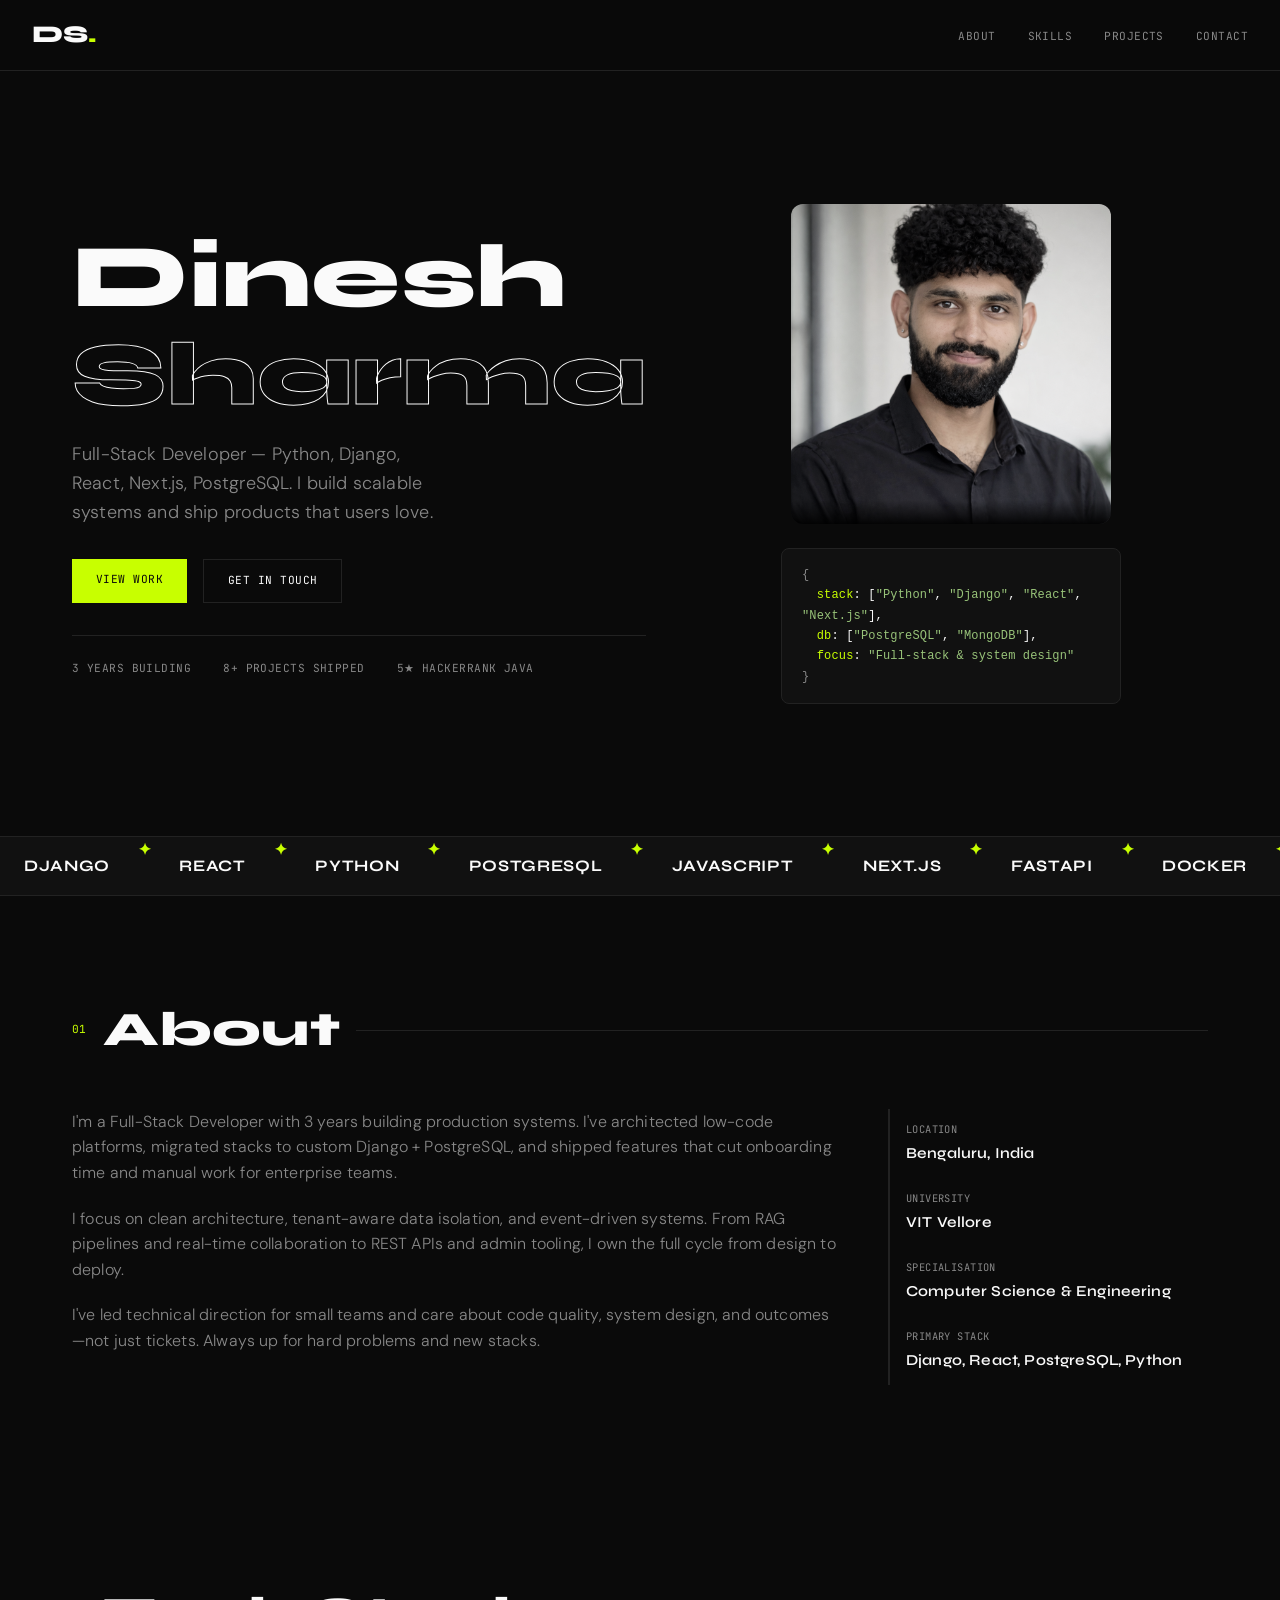
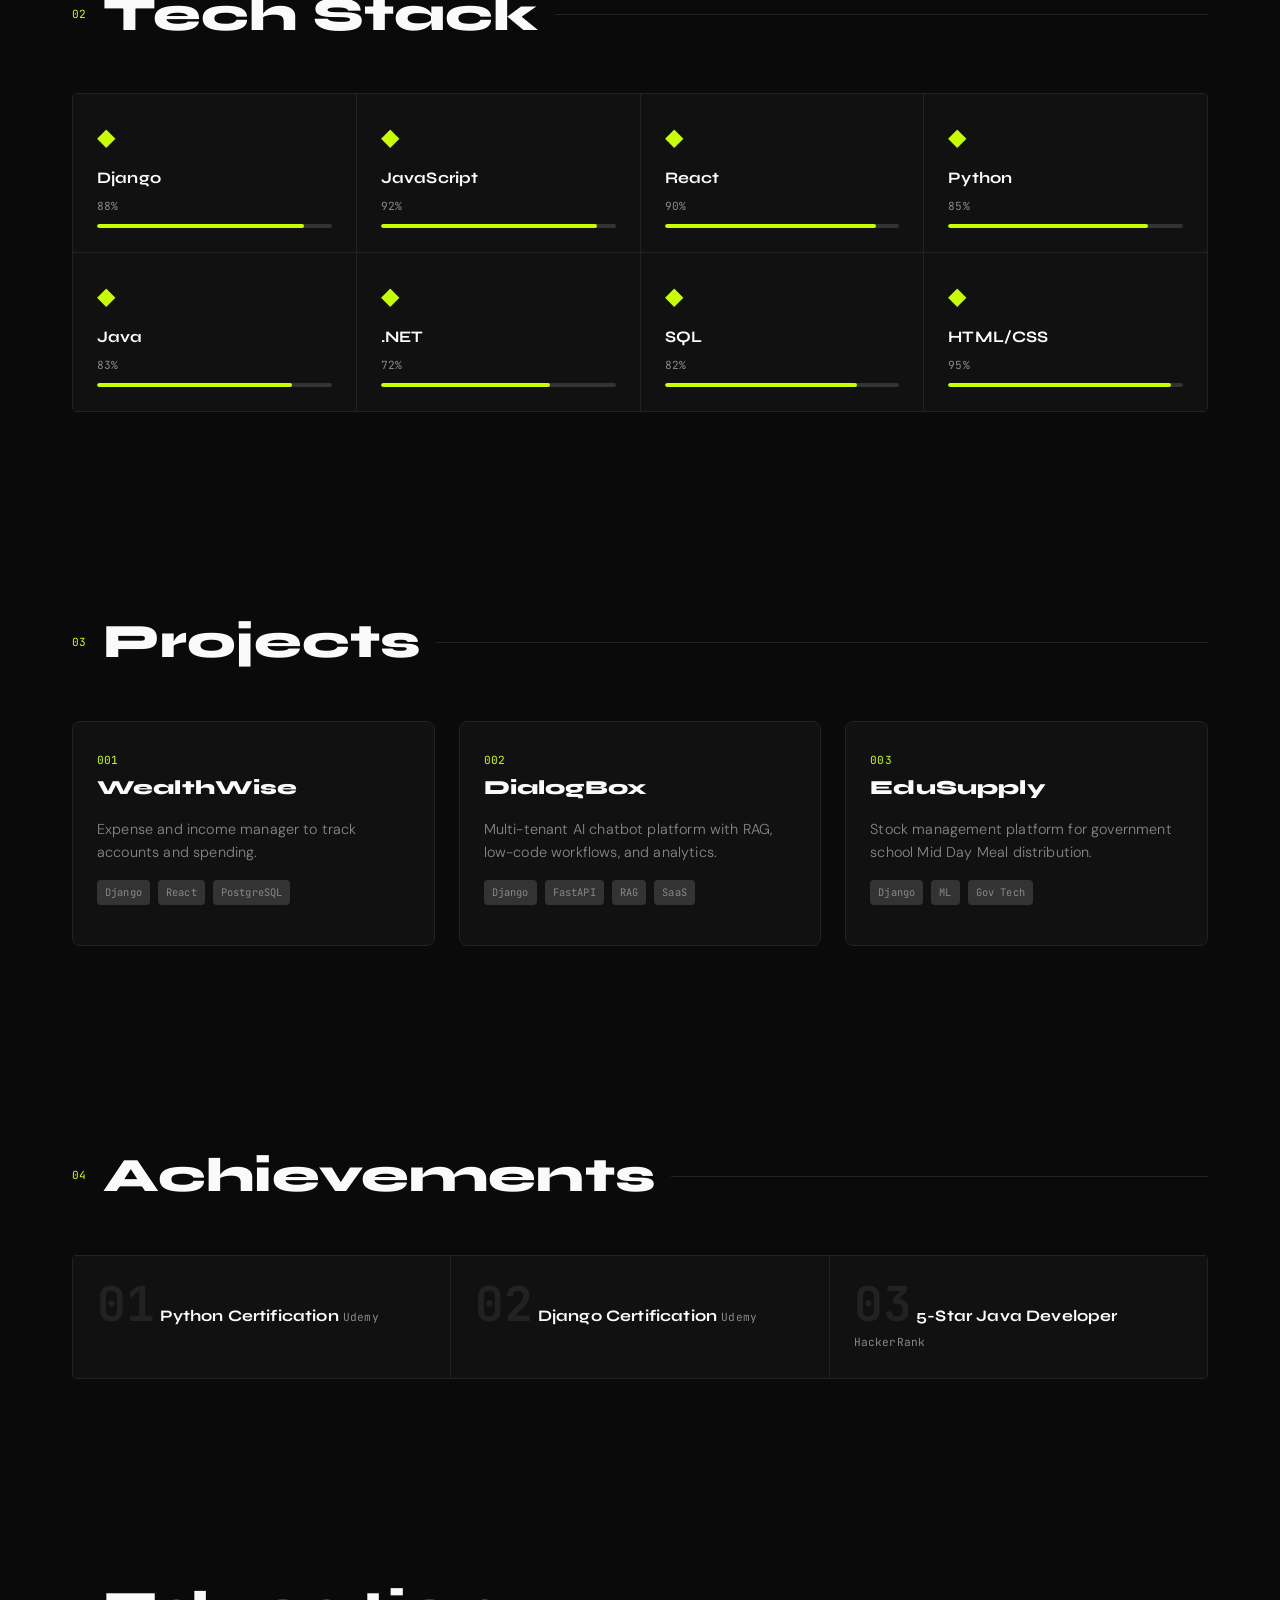
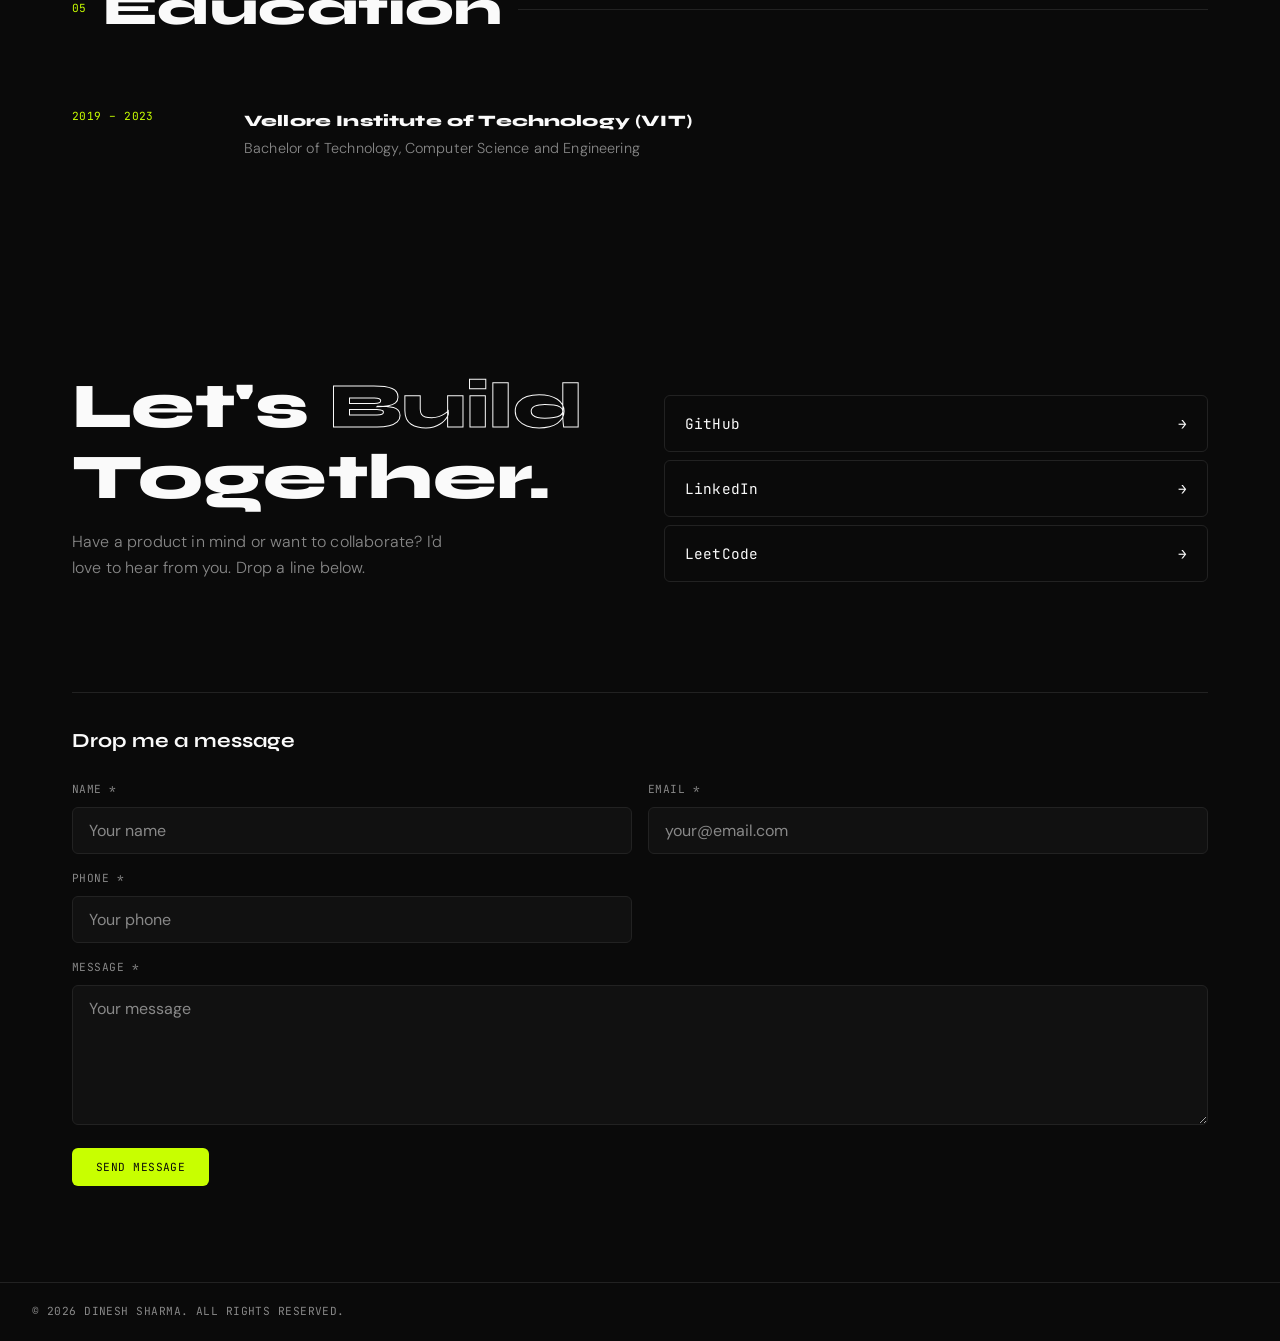
<file: index.html>
<!DOCTYPE html>
<html lang="en">
<head>
  <meta charset="UTF-8" />
  <meta name="viewport" content="width=device-width, initial-scale=1.0" />
  <title>Dinesh Sharma — Full-Stack Developer</title>
  <link rel="icon" href="favicon.svg" type="image/svg+xml" />
  <link rel="preconnect" href="https://fonts.googleapis.com" />
  <link rel="preconnect" href="https://fonts.gstatic.com" crossorigin />
  <link href="https://fonts.googleapis.com/css2?family=DM+Sans:ital,opsz,wght@0,9..40,300;0,9..40,400;0,9..40,500;0,9..40,600;1,9..40,400&family=JetBrains+Mono:wght@400;500;600&family=Syne:wght@400;600;700;800&display=swap" rel="stylesheet" />
  <style>
    /* ========== DESIGN TOKENS ========== */
    :root {
      --ink: #0a0a0a;
      --white: #fafafa;
      --accent: #c8ff00;
      --muted: #888;
      --border: #222;
      --card-bg: #111;
      --mid: #333;
      --font-display: 'Syne', sans-serif;
      --font-mono: 'JetBrains Mono', monospace;
      --font-body: 'DM Sans', sans-serif;
      --hero-size: clamp(3.5rem, 7vw, 6.5rem);
      --section-title: clamp(2rem, 4vw, 3rem);
      --body-size: 1rem;
      --label-size: 0.7rem;
      --letter-spacing-nav: 0.04em;
      --section-padding: clamp(3rem, 8vw, 6rem);
      --card-padding: 1.5rem;
      --grid-gap: 1px;
      --duration: 0.6s;
      --ease: cubic-bezier(0.4, 0, 0.2, 1);
      --ease-out: cubic-bezier(0.16, 1, 0.3, 1);
    }

    /* ========== RESET & BASE ========== */
    *, *::before, *::after { box-sizing: border-box; }
    html { scroll-behavior: smooth; }
    body {
      margin: 0;
      background: var(--ink);
      color: var(--white);
      font-family: var(--font-body);
      font-size: var(--body-size);
      font-weight: 400;
      font-stretch: normal;
      line-height: 1.6;
      letter-spacing: 0.01em;
      -webkit-font-smoothing: antialiased;
    }
    a { color: inherit; text-decoration: none; }
    img { max-width: 100%; height: auto; display: block; }
    ul { list-style: none; margin: 0; padding: 0; }

    /* ========== NAVIGATION ========== */
    .nav {
      position: sticky;
      top: 0;
      z-index: 100;
      display: flex;
      flex-wrap: wrap;
      align-items: center;
      justify-content: space-between;
      padding: 1rem 2rem;
      background: rgba(10, 10, 10, 0.85);
      backdrop-filter: blur(12px);
      -webkit-backdrop-filter: blur(12px);
      border-bottom: 1px solid var(--border);
    }
    .nav-logo {
      font-family: var(--font-display);
      font-weight: 800;
      font-size: 1.5rem;
      color: var(--white);
    }
    .nav-logo .accent { color: var(--accent); }
    .nav-links {
      display: flex;
      align-items: center;
      gap: 2rem;
    }
    .nav-links a {
      font-family: var(--font-mono);
      font-size: var(--label-size);
      letter-spacing: var(--letter-spacing-nav);
      text-transform: uppercase;
      color: var(--muted);
      transition: color var(--duration) var(--ease);
    }
    .nav-links a:hover { color: var(--accent); }
    .nav-cta {
      font-family: var(--font-mono);
      font-size: var(--label-size);
      letter-spacing: var(--letter-spacing-nav);
      text-transform: uppercase;
      padding: 0.5rem 1rem;
      background: var(--accent);
      color: var(--ink);
      border: none;
      cursor: pointer;
      transition: opacity var(--duration) var(--ease), transform var(--duration) var(--ease);
    }
    .nav-cta:hover { opacity: 0.9; transform: translateY(-1px); }
    .nav-toggle {
      display: none;
      background: none;
      border: 1px solid var(--border);
      color: var(--white);
      padding: 0.5rem;
      cursor: pointer;
      font-family: var(--font-mono);
    }

    /* ========== HERO ========== */
    .hero {
      display: grid;
      grid-template-columns: 1fr 1fr;
      gap: 3rem;
      align-items: center;
      max-width: 1200px;
      margin: 0 auto;
      padding: var(--section-padding) 2rem;
      min-height: 85vh;
    }
    .hero-left { }
    .hero-status {
      display: flex;
      align-items: center;
      gap: 0.75rem;
      font-family: var(--font-mono);
      font-size: var(--label-size);
      letter-spacing: var(--letter-spacing-nav);
      text-transform: uppercase;
      color: var(--muted);
      margin-bottom: 1.5rem;
    }
    .hero-status::before {
      content: '';
      width: 24px;
      height: 2px;
      background: var(--accent);
    }
    .hero-name {
      font-family: var(--font-display);
      font-weight: 800;
      font-size: var(--hero-size);
      line-height: 1.05;
      margin: 0 0 0.25rem 0;
      color: var(--white);
    }
    .hero-name-outline {
      font-family: var(--font-display);
      font-weight: 800;
      font-size: var(--hero-size);
      line-height: 1.05;
      margin: 0 0 1rem 0;
      color: transparent;
      -webkit-text-stroke: 1px var(--white);
    }
    .hero-bio {
      font-family: var(--font-body);
      font-weight: 300;
      font-size: 1.125rem;
      color: var(--muted);
      max-width: 32ch;
      margin-bottom: 2rem;
    }
    .hero-ctas {
      display: flex;
      gap: 1rem;
      margin-bottom: 2rem;
    }
    .btn-primary {
      font-family: var(--font-mono);
      font-size: var(--label-size);
      letter-spacing: var(--letter-spacing-nav);
      text-transform: uppercase;
      padding: 0.75rem 1.5rem;
      background: var(--accent);
      color: var(--ink);
      border: none;
      cursor: pointer;
      transition: opacity var(--duration) var(--ease), transform var(--duration) var(--ease);
    }
    .btn-primary:hover { opacity: 0.9; transform: translateY(-2px); }
    .btn-ghost {
      font-family: var(--font-mono);
      font-size: var(--label-size);
      letter-spacing: var(--letter-spacing-nav);
      text-transform: uppercase;
      padding: 0.75rem 1.5rem;
      background: transparent;
      color: var(--white);
      border: 1px solid var(--border);
      cursor: pointer;
      transition: border-color var(--duration) var(--ease), color var(--duration) var(--ease);
    }
    .btn-ghost:hover { border-color: var(--accent); color: var(--accent); }
    .hero-stats {
      display: flex;
      gap: 2rem;
      padding-top: 1.5rem;
      border-top: 1px solid var(--border);
      font-family: var(--font-mono);
      font-size: var(--label-size);
      letter-spacing: var(--letter-spacing-nav);
      text-transform: uppercase;
      color: var(--muted);
    }
    .hero-right {
      display: flex;
      flex-direction: column;
      align-items: center;
      gap: 1.5rem;
    }
    .hero-image-wrap {
      position: relative;
      border-radius: 12px;
      overflow: hidden;
    }
    .hero-image-wrap img {
      width: 100%;
      max-width: 320px;
      aspect-ratio: 1;
      object-fit: cover;
      filter: grayscale(0.4);
    }
    .hero-image-footer {
      position: absolute;
      bottom: 0;
      left: 0;
      right: 0;
      padding: 0.75rem 1rem;
      background: linear-gradient(transparent, rgba(0,0,0,0.9));
      display: flex;
      align-items: center;
      gap: 0.5rem;
      font-family: var(--font-mono);
      font-size: 0.65rem;
      letter-spacing: var(--letter-spacing-nav);
      text-transform: uppercase;
      color: var(--muted);
    }
    .pulse-dot {
      width: 6px;
      height: 6px;
      border-radius: 50%;
      background: var(--accent);
      animation: pulse 2s ease-in-out infinite;
    }
    @keyframes pulse {
      0%, 100% { opacity: 1; }
      50% { opacity: 0.4; }
    }
    .terminal-card {
      width: 100%;
      max-width: 340px;
      background: var(--card-bg);
      border: 1px solid var(--border);
      border-radius: 8px;
      padding: 1rem 1.25rem;
      font-family: var(--font-mono);
      font-size: 0.75rem;
      line-height: 1.7;
      overflow-x: auto;
    }
    .terminal-card pre {
      margin: 0;
      white-space: pre-wrap;
      word-break: break-word;
    }
    .terminal-card .key { color: var(--accent); }
    .terminal-card .string { color: #98c379; }
    .terminal-card .bracket { color: var(--muted); }

    /* ========== MARQUEE ========== */
    .marquee-wrap {
      background: var(--card-bg);
      border-top: 1px solid var(--border);
      border-bottom: 1px solid var(--border);
      overflow: hidden;
    }
    .marquee {
      display: flex;
      width: max-content;
      animation: marquee 40s linear infinite;
    }
    .marquee span {
      font-family: var(--font-display);
      font-weight: 700;
      font-size: clamp(0.85rem, 1.5vw, 1rem);
      text-transform: uppercase;
      letter-spacing: var(--letter-spacing-nav);
      color: var(--white);
      padding: 1rem 1.5rem;
      white-space: nowrap;
    }
    .marquee .sep { color: var(--accent); padding: 0 0.25rem; }
    @keyframes marquee {
      0% { transform: translateX(0); }
      100% { transform: translateX(-50%); }
    }

    /* ========== SECTION COMMON ========== */
    .section {
      max-width: 1200px;
      margin: 0 auto;
      padding: var(--section-padding) 2rem;
    }
    .section-header {
      display: flex;
      align-items: center;
      gap: 1rem;
      margin-bottom: 2.5rem;
    }
    .section-num {
      font-family: var(--font-mono);
      font-size: var(--label-size);
      letter-spacing: var(--letter-spacing-nav);
      color: var(--accent);
    }
    .section-title {
      font-family: var(--font-display);
      font-weight: 800;
      font-size: var(--section-title);
      margin: 0;
    }
    .section-header hr {
      flex: 1;
      border: none;
      border-top: 1px solid var(--border);
      margin: 0;
    }

    /* ========== ABOUT ========== */
    .about-grid {
      display: grid;
      grid-template-columns: 1fr 320px;
      gap: 3rem;
      align-items: start;
    }
    .about-bio p {
      font-family: var(--font-body);
      font-weight: 300;
      color: var(--muted);
      margin: 0 0 1.25rem 0;
    }
    .about-sidebar {
      display: flex;
      flex-direction: column;
      gap: 0;
    }
    .about-row {
      padding: 0.75rem 1rem;
      border-left: 2px solid var(--border);
      transition: border-color var(--duration) var(--ease);
    }
    .about-row:hover { border-left-color: var(--accent); }
    .about-row .label {
      font-family: var(--font-mono);
      font-size: 0.65rem;
      letter-spacing: var(--letter-spacing-nav);
      text-transform: uppercase;
      color: var(--muted);
      margin-bottom: 0.25rem;
    }
    .about-row .value {
      font-family: var(--font-display);
      font-weight: 600;
      font-size: 0.95rem;
    }
    .about-row .value.accent { color: var(--accent); }

    /* ========== SKILLS (TECH STACK) ========== */
    .skills-grid {
      display: grid;
      grid-template-columns: repeat(4, 1fr);
      gap: var(--grid-gap);
      background: var(--border);
      border: 1px solid var(--border);
      border-radius: 4px;
    }
    .skill-cell {
      background: var(--card-bg);
      padding: var(--card-padding);
      display: flex;
      flex-direction: column;
      gap: 0.5rem;
    }
    .skill-cell .icon { font-size: 1.5rem; color: var(--accent); }
    .skill-cell .name { font-family: var(--font-display); font-weight: 700; font-size: 1rem; }
    .skill-cell .level {
      font-family: var(--font-mono);
      font-size: 0.7rem;
      color: var(--muted);
    }
    .skill-bar-wrap {
      height: 4px;
      background: var(--mid);
      border-radius: 2px;
      overflow: hidden;
    }
    .skill-bar {
      height: 100%;
      width: 0;
      background: var(--accent);
      border-radius: 2px;
      transition: width 1s var(--ease-out);
    }
    .skill-cell.visible .skill-bar { width: var(--skill-width, 0); }

    /* ========== PROJECTS ========== */
    .projects-grid {
      display: grid;
      grid-template-columns: repeat(3, 1fr);
      gap: 1.5rem;
    }
    .project-card {
      background: var(--card-bg);
      border: 1px solid var(--border);
      border-radius: 8px;
      padding: var(--card-padding);
      transition: transform var(--duration) var(--ease), border-color var(--duration) var(--ease);
      display: block;
    }
    .project-card:hover {
      transform: translateY(-4px);
      border-color: var(--accent);
    }
    .project-num {
      font-family: var(--font-mono);
      font-size: 0.7rem;
      color: var(--accent);
      margin-bottom: 0.5rem;
    }
    .project-card h3 {
      font-family: var(--font-display);
      font-weight: 800;
      font-size: 1.25rem;
      margin: 0 0 0.5rem 0;
    }
    .project-card .desc {
      font-family: var(--font-body);
      font-weight: 300;
      font-size: 0.9rem;
      color: var(--muted);
      margin-bottom: 1rem;
    }
    .project-tags {
      display: flex;
      flex-wrap: wrap;
      gap: 0.5rem;
      margin-bottom: 1rem;
    }
    .project-tags span {
      font-family: var(--font-mono);
      font-size: 0.65rem;
      padding: 0.25rem 0.5rem;
      background: var(--mid);
      border-radius: 4px;
      color: var(--muted);
    }
    .project-link {
      font-family: var(--font-mono);
      font-size: 0.75rem;
      color: var(--accent);
      display: inline-flex;
      align-items: center;
      gap: 0.5rem;
      transition: gap var(--duration) var(--ease);
    }
    .project-card:hover .project-link { gap: 0.75rem; }

    /* ========== ACHIEVEMENTS ========== */
    .achievements-grid {
      display: grid;
      grid-template-columns: repeat(3, 1fr);
      gap: var(--grid-gap);
      background: var(--border);
      border: 1px solid var(--border);
      border-radius: 4px;
    }
    .achievement-cell {
      background: var(--card-bg);
      padding: var(--card-padding);
      position: relative;
      display: block;
      transition: border-color var(--duration) var(--ease);
    }
    .achievement-cell:hover { border-color: var(--accent); }
    .achievement-cell .index {
      font-family: var(--font-mono);
      font-size: 3rem;
      font-weight: 700;
      color: var(--border);
      line-height: 1;
      margin-bottom: 0.5rem;
    }
    .achievement-cell .title {
      font-family: var(--font-display);
      font-weight: 700;
      font-size: 1rem;
      margin-bottom: 0.25rem;
    }
    .achievement-cell .sub {
      font-family: var(--font-mono);
      font-size: 0.7rem;
      color: var(--muted);
    }

    /* ========== EDUCATION ========== */
    .edu-timeline { }
    .edu-row {
      display: grid;
      grid-template-columns: 140px 1fr;
      gap: 2rem;
      padding: 1.25rem 0;
      border-bottom: 1px solid var(--border);
    }
    .edu-row:last-child { border-bottom: none; }
    .edu-year {
      font-family: var(--font-mono);
      font-size: var(--label-size);
      letter-spacing: var(--letter-spacing-nav);
      text-transform: uppercase;
      color: var(--accent);
    }
    .edu-school { font-family: var(--font-display); font-weight: 800; font-size: 1rem; margin: 0 0 0.25rem 0; }
    .edu-degree { font-family: var(--font-body); font-weight: 300; font-size: 0.9rem; color: var(--muted); margin: 0; }

    /* ========== CONTACT ========== */
    .contact-section {
      display: grid;
      grid-template-columns: 1fr 1fr;
      gap: 3rem;
      align-items: center;
      max-width: 1200px;
      margin: 0 auto;
      padding: var(--section-padding) 2rem;
    }
    .contact-headline {
      font-family: var(--font-display);
      font-weight: 800;
      font-size: clamp(2.5rem, 5vw, 4rem);
      line-height: 1.1;
      margin: 0 0 1rem 0;
    }
    .contact-headline .outline {
      color: transparent;
      -webkit-text-stroke: 1px var(--white);
    }
    .contact-sub {
      font-family: var(--font-body);
      font-weight: 300;
      color: var(--muted);
      margin-bottom: 2rem;
      max-width: 36ch;
    }
    .contact-links {
      display: flex;
      flex-direction: column;
      gap: 0;
    }
    .contact-link-row {
      display: flex;
      align-items: center;
      justify-content: space-between;
      padding: 1rem 1.25rem;
      border: 1px solid var(--border);
      border-radius: 6px;
      margin-bottom: 0.5rem;
      transition: border-color var(--duration) var(--ease), color var(--duration) var(--ease);
      text-decoration: none;
      color: var(--white);
    }
    .contact-link-row:hover { border-color: var(--accent); color: var(--accent); }
    .contact-link-row span {
      font-family: var(--font-mono);
      font-size: 0.9rem;
    }
    .contact-form-wrap {
      grid-column: 1 / -1;
      margin-top: 2rem;
      padding-top: 2rem;
      border-top: 1px solid var(--border);
    }
    .contact-form-wrap h3 {
      font-family: var(--font-display);
      font-weight: 700;
      font-size: 1.25rem;
      margin: 0 0 1.5rem 0;
    }
    .contact-form-grid {
      display: grid;
      grid-template-columns: 1fr 1fr;
      gap: 1rem;
    }
    @media (max-width: 600px) {
      .contact-form-grid { grid-template-columns: 1fr; }
    }
    .contact-form .form-group {
      margin-bottom: 0;
    }
    .contact-form label {
      display: block;
      font-family: var(--font-mono);
      font-size: 0.7rem;
      letter-spacing: var(--letter-spacing-nav);
      text-transform: uppercase;
      color: var(--muted);
      margin-bottom: 0.5rem;
    }
    .contact-form input,
    .contact-form textarea {
      width: 100%;
      padding: 0.75rem 1rem;
      font-family: var(--font-body);
      font-size: 1rem;
      color: var(--white);
      background: var(--card-bg);
      border: 1px solid var(--border);
      border-radius: 6px;
      transition: border-color var(--duration) var(--ease);
    }
    .contact-form input::placeholder,
    .contact-form textarea::placeholder {
      color: var(--muted);
    }
    .contact-form input:focus,
    .contact-form textarea:focus {
      outline: none;
      border-color: var(--accent);
    }
    .contact-form textarea {
      min-height: 140px;
      resize: vertical;
    }
    .contact-form .form-row-full {
      grid-column: 1 / -1;
    }
    .contact-form .btn-submit {
      font-family: var(--font-mono);
      font-size: var(--label-size);
      letter-spacing: var(--letter-spacing-nav);
      text-transform: uppercase;
      padding: 0.75rem 1.5rem;
      background: var(--accent);
      color: var(--ink);
      border: none;
      cursor: pointer;
      border-radius: 6px;
      transition: opacity var(--duration) var(--ease), transform var(--duration) var(--ease);
    }
    .contact-form .btn-submit:hover {
      opacity: 0.9;
      transform: translateY(-1px);
    }

    /* ========== FOOTER ========== */
    .footer {
      border-top: 1px solid var(--border);
      display: flex;
      align-items: center;
      justify-content: space-between;
      padding: 1.25rem 2rem;
      flex-wrap: wrap;
      gap: 1rem;
    }
    .footer-left {
      font-family: var(--font-mono);
      font-size: 0.7rem;
      letter-spacing: var(--letter-spacing-nav);
      text-transform: uppercase;
      color: var(--muted);
    }
    .footer-right {
      display: flex;
      align-items: center;
      gap: 0.5rem;
      font-family: var(--font-mono);
      font-size: 0.7rem;
      letter-spacing: var(--letter-spacing-nav);
      text-transform: uppercase;
      color: var(--muted);
    }
    .footer-right .pulse-dot { margin: 0; }

    /* ========== FADE-IN ANIMATIONS ========== */
    .fade-in {
      opacity: 0;
      transform: translateY(20px);
      transition: opacity 0.6s var(--ease), transform 0.6s var(--ease);
    }
    .fade-in.visible {
      opacity: 1;
      transform: translateY(0);
    }

    /* ========== MOBILE ========== */
    @media (max-width: 900px) {
      .nav { position: relative; }
      .nav-links {
        display: none;
        position: absolute;
        top: 100%;
        left: 0;
        right: 0;
        width: 100%;
        flex-direction: column;
        background: rgba(10, 10, 10, 0.98);
        backdrop-filter: blur(12px);
        padding: 1rem;
        border-bottom: 1px solid var(--border);
      }
      .nav.open .nav-links { display: flex; }
      .nav-toggle { display: block; }
      .hero {
        grid-template-columns: 1fr;
        text-align: center;
      }
      .hero-left { order: 1; }
      .hero-right { order: 0; }
      .hero-bio { margin-left: auto; margin-right: auto; }
      .hero-ctas { justify-content: center; }
      .hero-stats { justify-content: center; }
      .hero-right .terminal-card,
      .hero-image-wrap { display: none; }
      .about-grid { grid-template-columns: 1fr; }
      .skills-grid { grid-template-columns: repeat(2, 1fr); }
      .projects-grid { grid-template-columns: 1fr; }
      .achievements-grid { grid-template-columns: 1fr; }
      .edu-row {
        grid-template-columns: 1fr;
        gap: 0.25rem;
      }
      .edu-year { order: 0; }
      .contact-section { grid-template-columns: 1fr; text-align: center; }
      .contact-sub { margin-left: auto; margin-right: auto; }
      .footer {
        flex-direction: column;
        text-align: center;
        justify-content: center;
      }
    }

    @media (max-width: 375px) {
      .hero-stats { flex-direction: column; gap: 0.5rem; }
    }
  </style>
</head>
<body>
  <!-- NAV -->
  <nav class="nav" id="mainNav">
    <a href="#" class="nav-logo">DS<span class="accent">.</span></a>
    <ul class="nav-links">
      <li><a href="#about">About</a></li>
      <li><a href="#skills">Skills</a></li>
      <li><a href="#projects">Projects</a></li>
      <li><a href="#contact">Contact</a></li>
    </ul>
    <button type="button" class="nav-toggle" aria-label="Toggle menu" id="navToggle" aria-expanded="false">Menu</button>
  </nav>

  <!-- HERO -->
  <section class="hero">
    <div class="hero-left">
      <!-- <p class="hero-status fade-in">Available for opportunities</p> -->
      <h1 class="hero-name fade-in">Dinesh</h1>
      <h1 class="hero-name-outline fade-in">Sharma</h1>
      <p class="hero-bio fade-in">Full-Stack Developer — Python, Django, React, Next.js, PostgreSQL. I build scalable systems and ship products that users love.</p>
      <div class="hero-ctas fade-in">
        <a href="#projects" class="btn-primary">View Work</a>
        <a href="#contact" class="btn-ghost">Get in Touch</a>
      </div>
      <div class="hero-stats fade-in">
        <span>3 years building</span>
        <span>8+ projects shipped</span>
        <span>5★ HackerRank Java</span>
      </div>
    </div>
    <div class="hero-right">
      <div class="hero-image-wrap fade-in">
        <img src="images/dinesh_pic.png" alt="Dinesh Sharma" />
        <div class="hero-image-footer">
          <!-- <span class="pulse-dot"></span> -->
        </div>
      </div>
      <div class="terminal-card fade-in">
        <pre><code><span class="bracket">{</span>
  <span class="key">stack</span>: [<span class="string">"Python"</span>, <span class="string">"Django"</span>, <span class="string">"React"</span>, <span class="string">"Next.js"</span>],
  <span class="key">db</span>: [<span class="string">"PostgreSQL"</span>, <span class="string">"MongoDB"</span>],
  <span class="key">focus</span>: <span class="string">"Full-stack & system design"</span>
<span class="bracket">}</span></code></pre>
      </div>
    </div>
  </section>

  <!-- MARQUEE -->
  <div class="marquee-wrap">
    <div class="marquee">
      <span>Django</span><span class="sep">✦</span><span>React</span><span class="sep">✦</span><span>Python</span><span class="sep">✦</span><span>PostgreSQL</span><span class="sep">✦</span><span>JavaScript</span><span class="sep">✦</span><span>Next.js</span><span class="sep">✦</span><span>FastAPI</span><span class="sep">✦</span><span>Docker</span><span class="sep">✦</span><span>RAG</span><span class="sep">✦</span><span>System Design</span><span class="sep">✦</span>
      <span>Django</span><span class="sep">✦</span><span>React</span><span class="sep">✦</span><span>Python</span><span class="sep">✦</span><span>PostgreSQL</span><span class="sep">✦</span><span>JavaScript</span><span class="sep">✦</span><span>Next.js</span><span class="sep">✦</span><span>FastAPI</span><span class="sep">✦</span><span>Docker</span><span class="sep">✦</span><span>RAG</span><span class="sep">✦</span><span>System Design</span><span class="sep">✦</span>
    </div>
  </div>

  <!-- ABOUT -->
  <section class="section" id="about">
    <header class="section-header fade-in">
      <span class="section-num">01</span>
      <h2 class="section-title">About</h2>
      <hr />
    </header>
    <div class="about-grid">
      <div class="about-bio fade-in">
        <p>I'm a Full-Stack Developer with 3 years building production systems. I've architected low-code platforms, migrated stacks to custom Django + PostgreSQL, and shipped features that cut onboarding time and manual work for enterprise teams.</p>
        <p>I focus on clean architecture, tenant-aware data isolation, and event-driven systems. From RAG pipelines and real-time collaboration to REST APIs and admin tooling, I own the full cycle from design to deploy.</p>
        <p>I've led technical direction for small teams and care about code quality, system design, and outcomes—not just tickets. Always up for hard problems and new stacks.</p>
      </div>
      <aside class="about-sidebar fade-in">
        <div class="about-row">
          <div class="label">Location</div>
          <div class="value">Bengaluru, India</div>
        </div>
        <div class="about-row">
          <div class="label">University</div>
          <div class="value">VIT Vellore</div>
        </div>
        <div class="about-row">
          <div class="label">Specialisation</div>
          <div class="value">Computer Science & Engineering</div>
        </div>
        <div class="about-row">
          <div class="label">Primary Stack</div>
          <div class="value">Django, React, PostgreSQL, Python</div>
        </div>
        <!-- <div class="about-row">
          <div class="label">Status</div>
          <div class="value accent"></div>
        </div> -->
      </aside>
    </div>
  </section>

  <!-- SKILLS -->
  <section class="section" id="skills">
    <header class="section-header fade-in">
      <span class="section-num">02</span>
      <h2 class="section-title">Tech Stack</h2>
      <hr />
    </header>
    <div class="skills-grid" id="skillsGrid">
      <div class="skill-cell fade-in" data-skill="88">
        <span class="icon">◆</span>
        <span class="name">Django</span>
        <span class="level">88%</span>
        <div class="skill-bar-wrap"><div class="skill-bar" style="--skill-width: 88%"></div></div>
      </div>
      <div class="skill-cell fade-in" data-skill="92">
        <span class="icon">◆</span>
        <span class="name">JavaScript</span>
        <span class="level">92%</span>
        <div class="skill-bar-wrap"><div class="skill-bar" style="--skill-width: 92%"></div></div>
      </div>
      <div class="skill-cell fade-in" data-skill="90">
        <span class="icon">◆</span>
        <span class="name">React</span>
        <span class="level">90%</span>
        <div class="skill-bar-wrap"><div class="skill-bar" style="--skill-width: 90%"></div></div>
      </div>
      <div class="skill-cell fade-in" data-skill="85">
        <span class="icon">◆</span>
        <span class="name">Python</span>
        <span class="level">85%</span>
        <div class="skill-bar-wrap"><div class="skill-bar" style="--skill-width: 85%"></div></div>
      </div>
      <div class="skill-cell fade-in" data-skill="83">
        <span class="icon">◆</span>
        <span class="name">Java</span>
        <span class="level">83%</span>
        <div class="skill-bar-wrap"><div class="skill-bar" style="--skill-width: 83%"></div></div>
      </div>
      <div class="skill-cell fade-in" data-skill="72">
        <span class="icon">◆</span>
        <span class="name">.NET</span>
        <span class="level">72%</span>
        <div class="skill-bar-wrap"><div class="skill-bar" style="--skill-width: 72%"></div></div>
      </div>
      <div class="skill-cell fade-in" data-skill="82">
        <span class="icon">◆</span>
        <span class="name">SQL</span>
        <span class="level">82%</span>
        <div class="skill-bar-wrap"><div class="skill-bar" style="--skill-width: 82%"></div></div>
      </div>
      <div class="skill-cell fade-in" data-skill="95">
        <span class="icon">◆</span>
        <span class="name">HTML/CSS</span>
        <span class="level">95%</span>
        <div class="skill-bar-wrap"><div class="skill-bar" style="--skill-width: 95%"></div></div>
      </div>
    </div>
  </section>

  <!-- PROJECTS -->
  <section class="section" id="projects">
    <header class="section-header fade-in">
      <span class="section-num">03</span>
      <h2 class="section-title">Projects</h2>
      <hr />
    </header>
    <div class="projects-grid">
      <a href="http://expenseviewerapp.herokuapp.com/" class="project-card fade-in" target="_blank" rel="noopener">
        <span class="project-num">001</span>
        <h3>WealthWise</h3>
        <p class="desc">Expense and income manager to track accounts and spending.</p>
        <div class="project-tags">
          <span>Django</span><span>React</span><span>PostgreSQL</span>
        </div>
      </a>
      <a href="#" class="project-card fade-in" target="_blank" rel="noopener">
        <span class="project-num">002</span>
        <h3>DialogBox</h3>
        <p class="desc">Multi-tenant AI chatbot platform with RAG, low-code workflows, and analytics.</p>
        <div class="project-tags">
          <span>Django</span><span>FastAPI</span><span>RAG</span><span>SaaS</span>
        </div>
      </a>
      <a href="#" class="project-card fade-in" target="_blank" rel="noopener">
        <span class="project-num">003</span>
        <h3>EduSupply</h3>
        <p class="desc">Stock management platform for government school Mid Day Meal distribution.</p>
        <div class="project-tags">
          <span>Django</span><span>ML</span><span>Gov Tech</span>
        </div>
      </a>
    </div>
  </section>

  <!-- ACHIEVEMENTS -->
  <section class="section" id="achievements">
    <header class="section-header fade-in">
      <span class="section-num">04</span>
      <h2 class="section-title">Achievements</h2>
      <hr />
    </header>
    <div class="achievements-grid">
      <a href="https://www.udemy.com/certificate/UC-0dbe23d9-ed04-47a6-9cc9-9e9b3a0c8839/" class="achievement-cell fade-in" target="_blank" rel="noopener">
        <span class="index">01</span>
        <span class="title">Python Certification</span>
        <span class="sub">Udemy</span>
      </a>
      <a href="https://www.udemy.com/certificate/UC-848cab8f-821a-48e8-8698-7981d0bafa2f/" class="achievement-cell fade-in" target="_blank" rel="noopener">
        <span class="index">02</span>
        <span class="title">Django Certification</span>
        <span class="sub">Udemy</span>
      </a>
      <a href="https://www.hackerrank.com/dineshsharma02" class="achievement-cell fade-in" target="_blank" rel="noopener">
        <span class="index">03</span>
        <span class="title">5-Star Java Developer</span>
        <span class="sub">HackerRank</span>
      </a>
    </div>
  </section>

  <!-- EDUCATION -->
  <section class="section" id="education">
    <header class="section-header fade-in">
      <span class="section-num">05</span>
      <h2 class="section-title">Education</h2>
      <hr />
    </header>
    <div class="edu-timeline">
      <div class="edu-row fade-in">
        <span class="edu-year">2019 – 2023</span>
        <div>
          <h3 class="edu-school">Vellore Institute of Technology (VIT)</h3>
          <p class="edu-degree">Bachelor of Technology, Computer Science and Engineering</p>
        </div>
      </div>
    </div>
  </section>

  <!-- CONTACT -->
  <section class="contact-section" id="contact">
    <div class="contact-left fade-in">
      <h2 class="contact-headline">Let's <span class="outline">Build</span> Together.</h2>
      <p class="contact-sub">Have a product in mind or want to collaborate? I'd love to hear from you. Drop a line below.</p>
    </div>
    <div class="contact-links fade-in">
      <a href="https://github.com/dineshsharma02" class="contact-link-row" target="_blank" rel="noopener"><span>GitHub</span><span>→</span></a>
      <a href="https://www.linkedin.com/in/dinesh02/" class="contact-link-row" target="_blank" rel="noopener"><span>LinkedIn</span><span>→</span></a>
      <a href="https://leetcode.com/u/dinesh02/" class="contact-link-row" target="_blank" rel="noopener"><span>LeetCode</span><span>→</span></a>
    </div>
    <div class="contact-form-wrap fade-in">
      <h3>Drop me a message</h3>
      <form class="contact-form" action="https://formsubmit.co/contact.dinesh02@gmail.com" method="POST">
        <div class="contact-form-grid">
          <div class="form-group">
            <label for="contact-name">Name *</label>
            <input type="text" id="contact-name" name="Name" required placeholder="Your name" />
          </div>
          <div class="form-group">
            <label for="contact-email">Email *</label>
            <input type="email" id="contact-email" name="Email" required placeholder="your@email.com" />
          </div>
          <div class="form-group">
            <label for="contact-phone">Phone *</label>
            <input type="text" id="contact-phone" name="Phone" required placeholder="Your phone" />
          </div>
          <div class="form-group form-row-full">
            <label for="contact-msg">Message *</label>
            <textarea id="contact-msg" name="Msg" required placeholder="Your message"></textarea>
          </div>
          <div class="form-group form-row-full">
            <input type="hidden" name="_next" value="https://dineshsharma02.github.io/thanks.html" />
            <input type="hidden" name="_subject" value="New portfolio message!" />
            <input type="hidden" name="_captcha" value="false" />
            <button type="submit" class="btn-submit">Send message</button>
          </div>
        </div>
      </form>
    </div>
  </section>

  <!-- FOOTER -->
  <footer class="footer">
    <div class="footer-left">© 2026 Dinesh Sharma. All rights reserved.</div>
    <div class="footer-right">
      <!-- <span class="pulse-dot"></span> -->
      <!-- <span>Available for opportunities</span> -->
    </div>
  </footer>

  <script>
    (function () {
      // Mobile nav toggle (show/hide links when menu button clicked)
      var nav = document.getElementById('mainNav');
      var navLinks = document.querySelector('.nav-links');
      var navToggle = document.getElementById('navToggle');
      if (navToggle && navLinks && nav) {
        navToggle.addEventListener('click', function () {
          var isOpen = nav.classList.toggle('open');
          navToggle.textContent = isOpen ? 'Close' : 'Menu';
          navToggle.setAttribute('aria-expanded', isOpen);
        });
        navLinks.querySelectorAll('a').forEach(function (link) {
          link.addEventListener('click', function () {
            nav.classList.remove('open');
            navToggle.textContent = 'Menu';
            navToggle.setAttribute('aria-expanded', 'false');
          });
        });
      }

      // Fade-in on scroll
      var fadeEls = document.querySelectorAll('.fade-in');
      var observer = new IntersectionObserver(function (entries) {
        entries.forEach(function (entry) {
          if (entry.isIntersecting) {
            entry.target.classList.add('visible');
          }
        });
      }, { threshold: 0.1, rootMargin: '0px 0px -40px 0px' });

      fadeEls.forEach(function (el) {
        observer.observe(el);
      });

      // Skill bars: animate once when skills section is in view
      var skillsGrid = document.getElementById('skillsGrid');
      if (skillsGrid) {
        var skillObserver = new IntersectionObserver(function (entries) {
          entries.forEach(function (entry) {
            if (entry.isIntersecting) {
              var cells = skillsGrid.querySelectorAll('.skill-cell');
              cells.forEach(function (cell) { cell.classList.add('visible'); });
              skillObserver.disconnect();
            }
          });
        }, { threshold: 0.2 });

        skillObserver.observe(skillsGrid);
      }
    })();
  </script>
</body>
</html>
</file>
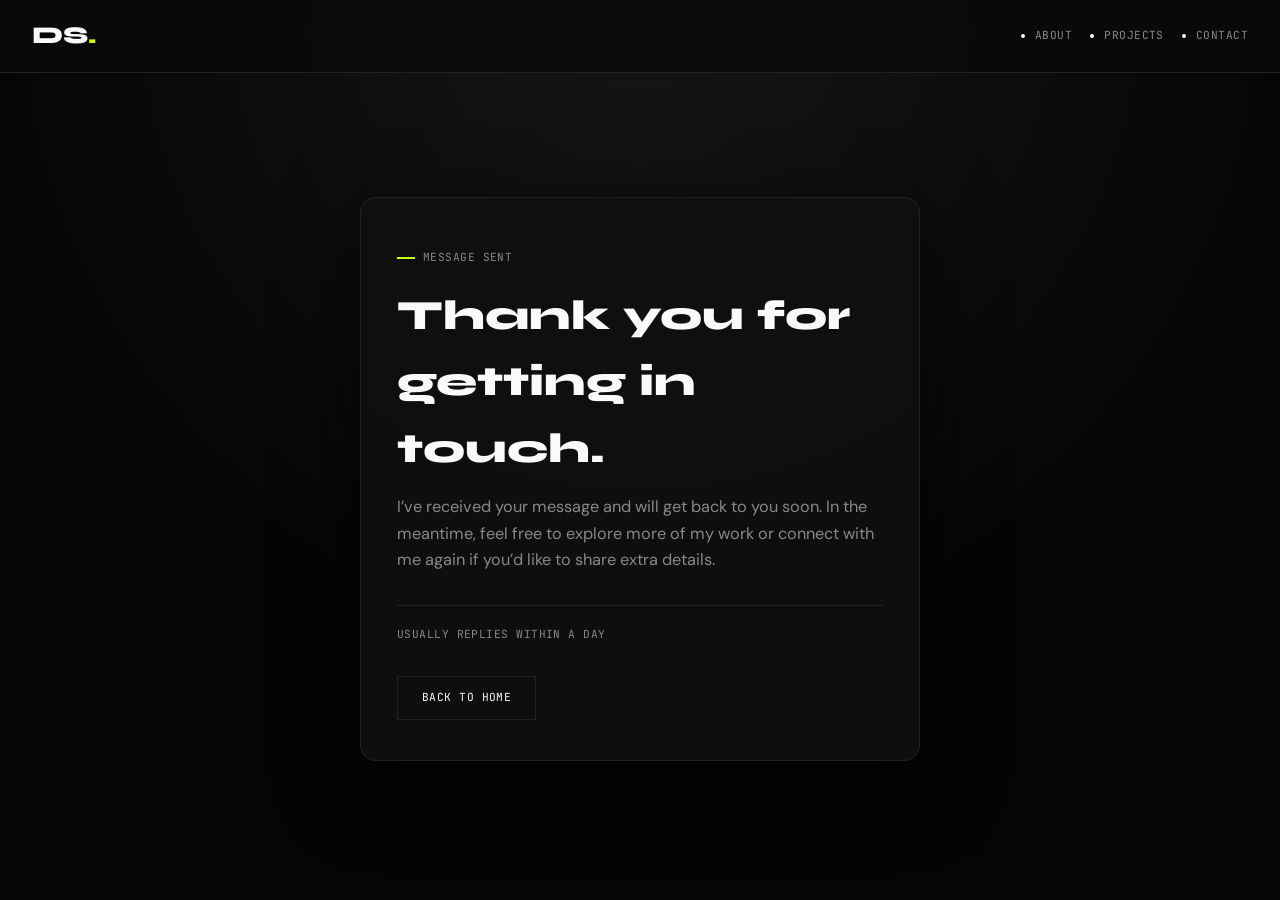
<file: thanks.html>
<!DOCTYPE html>
<html lang="en">
  <head>
    <meta charset="UTF-8" />
    <meta name="viewport" content="width=device-width, initial-scale=1.0" />
    <title>Dinesh Sharma — Thank You</title>
    <link rel="icon" href="favicon.svg" type="image/svg+xml" />
    <link rel="preconnect" href="https://fonts.googleapis.com" />
    <link rel="preconnect" href="https://fonts.gstatic.com" crossorigin />
    <link
      href="https://fonts.googleapis.com/css2?family=DM+Sans:ital,opsz,wght@0,9..40,300;0,9..40,400;0,9..40,500;0,9..40,600;1,9..40,400&family=JetBrains+Mono:wght@400;500;600&family=Syne:wght@400;600;700;800&display=swap"
      rel="stylesheet"
    />
    <style>
      :root {
        --ink: #0a0a0a;
        --white: #fafafa;
        --accent: #c8ff00;
        --muted: #888;
        --border: #222;
        --card-bg: #111;
        --font-display: 'Syne', sans-serif;
        --font-mono: 'JetBrains Mono', monospace;
        --font-body: 'DM Sans', sans-serif;
        --body-size: 1rem;
        --label-size: 0.7rem;
        --letter-spacing-nav: 0.04em;
        --duration: 0.6s;
        --ease: cubic-bezier(0.4, 0, 0.2, 1);
      }

      *, *::before, *::after {
        box-sizing: border-box;
      }

      html {
        scroll-behavior: smooth;
      }

      body {
        margin: 0;
        min-height: 100vh;
        background: radial-gradient(circle at top, #161616, #050505 60%);
        color: var(--white);
        font-family: var(--font-body);
        font-size: var(--body-size);
        line-height: 1.6;
        -webkit-font-smoothing: antialiased;
        display: flex;
        flex-direction: column;
      }

      a {
        color: inherit;
        text-decoration: none;
      }

      /* NAV */
      .nav {
        position: sticky;
        top: 0;
        z-index: 100;
        display: flex;
        align-items: center;
        justify-content: space-between;
        padding: 1rem 2rem;
        background: rgba(10, 10, 10, 0.85);
        backdrop-filter: blur(12px);
        -webkit-backdrop-filter: blur(12px);
        border-bottom: 1px solid var(--border);
      }

      .nav-logo {
        font-family: var(--font-display);
        font-weight: 800;
        font-size: 1.5rem;
        color: var(--white);
      }

      .nav-logo .accent {
        color: var(--accent);
      }

      .nav-links {
        display: flex;
        align-items: center;
        gap: 2rem;
        font-family: var(--font-mono);
        font-size: var(--label-size);
        letter-spacing: var(--letter-spacing-nav);
        text-transform: uppercase;
      }

      .nav-links a {
        color: var(--muted);
        transition: color var(--duration) var(--ease);
      }

      .nav-links a:hover {
        color: var(--accent);
      }

      .nav-toggle {
        display: none;
      }

      /* THANKS SECTION */
      .thanks-page {
        flex: 1;
        display: flex;
        align-items: center;
        justify-content: center;
        padding: 3rem 1.5rem 4rem;
      }

      .thanks-card {
        max-width: 560px;
        width: 100%;
        background: rgba(15, 15, 15, 0.95);
        border: 1px solid var(--border);
        border-radius: 16px;
        padding: 2.5rem 2.25rem;
        box-shadow: 0 24px 80px rgba(0, 0, 0, 0.7);
      }

      .thanks-label {
        display: inline-flex;
        align-items: center;
        gap: 0.5rem;
        font-family: var(--font-mono);
        font-size: var(--label-size);
        letter-spacing: var(--letter-spacing-nav);
        text-transform: uppercase;
        color: var(--muted);
        margin-bottom: 1rem;
      }

      .thanks-label::before {
        content: '';
        width: 18px;
        height: 2px;
        background: var(--accent);
      }

      .thanks-title {
        font-family: var(--font-display);
        font-weight: 800;
        font-size: clamp(2rem, 4vw, 2.6rem);
        margin: 0 0 0.75rem;
      }

      .thanks-body {
        color: var(--muted);
        margin: 0 0 2rem;
        font-size: 1.02rem;
      }

      .thanks-meta {
        display: flex;
        justify-content: space-between;
        gap: 1rem;
        font-family: var(--font-mono);
        font-size: var(--label-size);
        letter-spacing: var(--letter-spacing-nav);
        text-transform: uppercase;
        color: var(--muted);
        border-top: 1px solid var(--border);
        padding-top: 1.25rem;
        margin-bottom: 2rem;
      }

      .thanks-actions {
        display: flex;
        gap: 1rem;
        flex-wrap: wrap;
      }

      .btn-primary {
        font-family: var(--font-mono);
        font-size: var(--label-size);
        letter-spacing: var(--letter-spacing-nav);
        text-transform: uppercase;
        padding: 0.75rem 1.5rem;
        background: var(--accent);
        color: var(--ink);
        border: none;
        cursor: pointer;
        transition: opacity var(--duration) var(--ease),
          transform var(--duration) var(--ease);
      }

      .btn-primary:hover {
        opacity: 0.9;
        transform: translateY(-2px);
      }

      .btn-ghost {
        font-family: var(--font-mono);
        font-size: var(--label-size);
        letter-spacing: var(--letter-spacing-nav);
        text-transform: uppercase;
        padding: 0.75rem 1.5rem;
        background: transparent;
        color: var(--white);
        border: 1px solid var(--border);
        cursor: pointer;
        transition: border-color var(--duration) var(--ease),
          color var(--duration) var(--ease);
      }

      .btn-ghost:hover {
        border-color: var(--accent);
        color: var(--accent);
      }

      @media (max-width: 640px) {
        .nav {
          padding-inline: 1.25rem;
        }

        .thanks-card {
          padding: 2rem 1.5rem;
        }

        .thanks-meta {
          flex-direction: column;
        }
      }
    </style>
  </head>
  <body>
    <nav class="nav">
      <a href="index.html" class="nav-logo">DS<span class="accent">.</span></a>
      <ul class="nav-links">
        <li><a href="index.html#about">About</a></li>
        <li><a href="index.html#projects">Projects</a></li>
        <li><a href="index.html#contact">Contact</a></li>
      </ul>
      <button class="nav-toggle" type="button" aria-label="Toggle menu">
        Menu
      </button>
    </nav>

    <main class="thanks-page">
      <section class="thanks-card" aria-labelledby="thanks-title">
        <p class="thanks-label">Message sent</p>
        <h1 class="thanks-title" id="thanks-title">
          Thank you for getting in touch.
        </h1>
        <p class="thanks-body">
          I’ve received your message and will get back to you soon. In the
          meantime, feel free to explore more of my work or connect with me
          again if you’d like to share extra details.
        </p>
        <div class="thanks-meta">
          <span>Usually replies within a day</span>
          <!-- <span>Built with Django &amp; React</span> -->
        </div>
        <div class="thanks-actions">
          <!-- <a href="index.html#projects" class="btn-primary">View Projects</a> -->
          <a href="index.html" class="btn-ghost">Back to Home</a>
        </div>
      </section>
    </main>
  </body>
</html>
</file>
